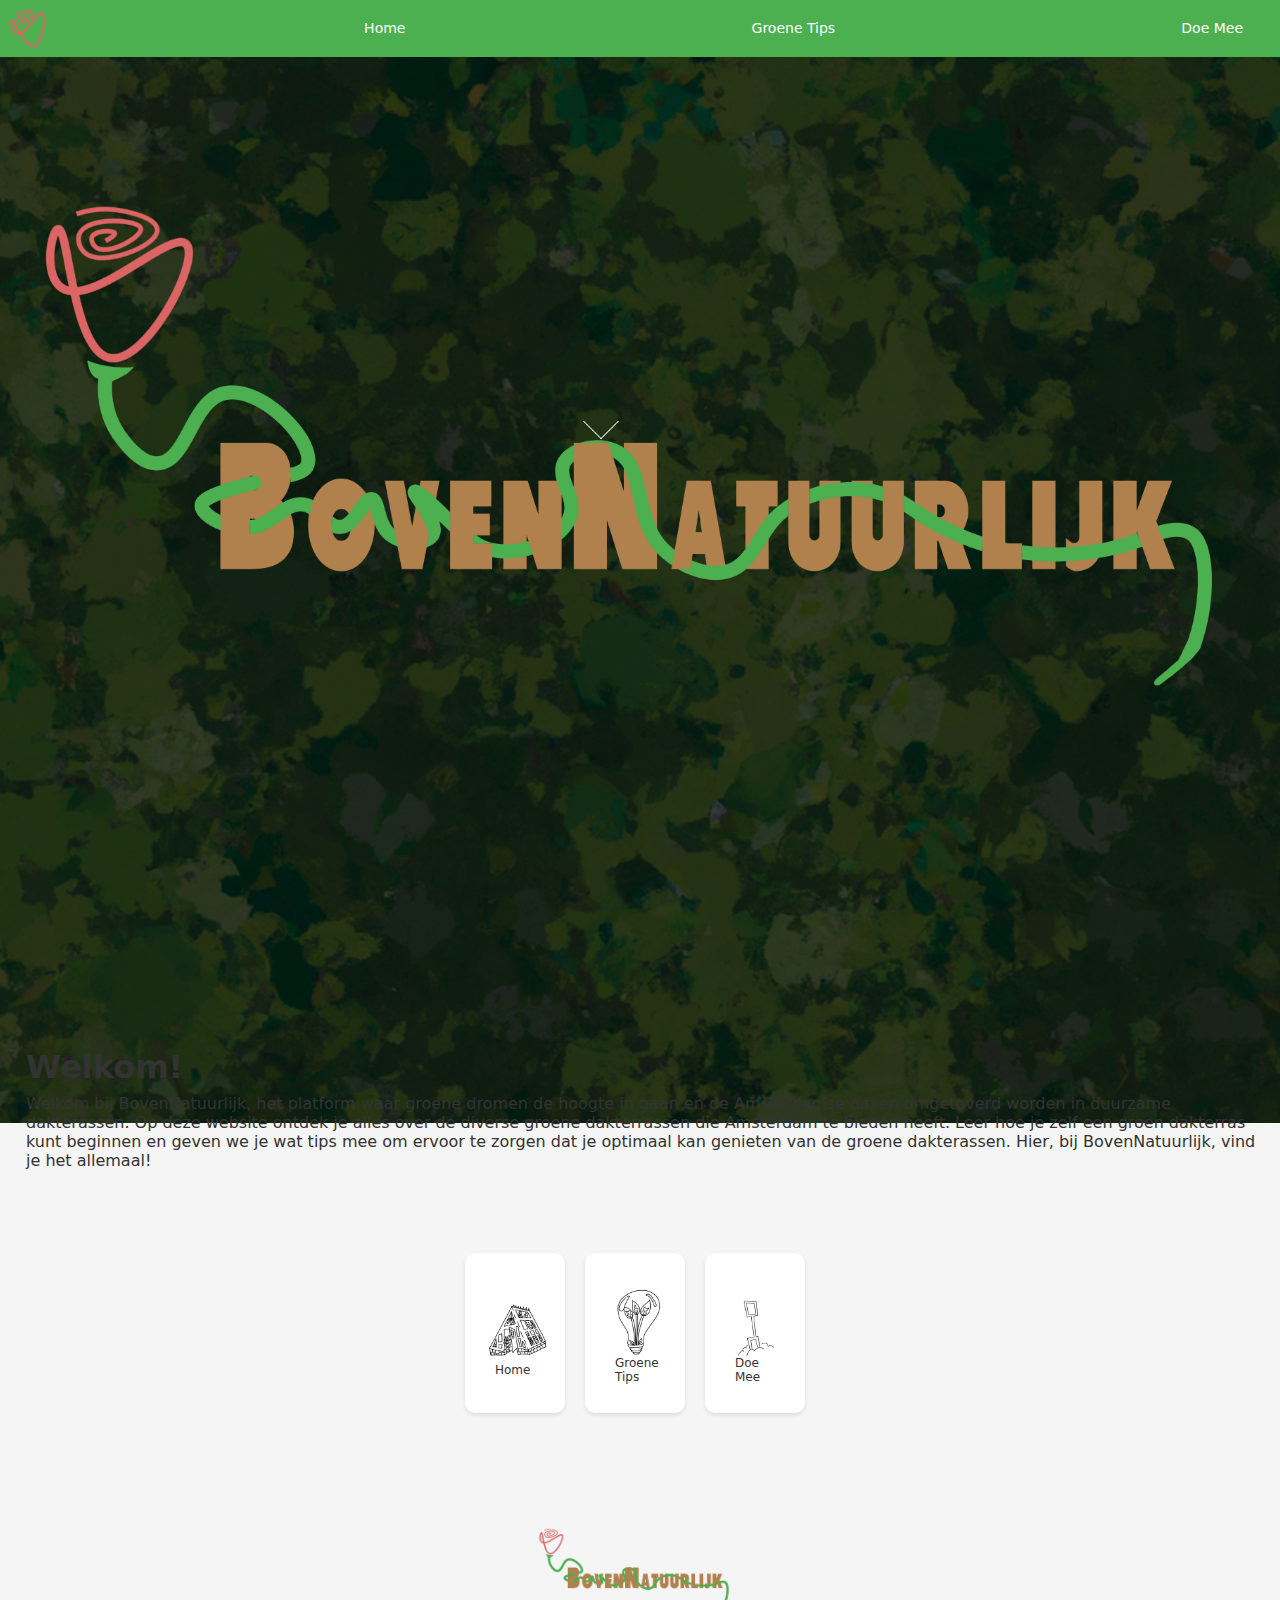
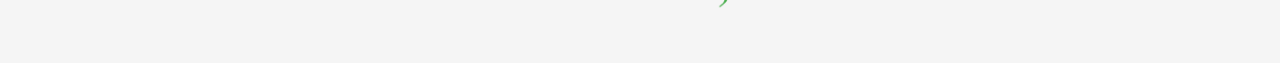
<file: index.html>
<!DOCTYPE html>
<html lang="nl">

<head>
  <title> BovenNatuurlijk </title>
  <meta charset="utf-8">
  <meta name="viewport" content="width=device-width, initial-scale=1">
  <link href="style.css" rel="stylesheet">
</head>

<body>
    

    <nav>
        <img src="img/logos/roos.png" alt="logo-roos" class="kleine-roos">
        <a href="index.html">Home</a>
        <a href="groenetips.html">Groene Tips</a>
        <a href="doemee.html">Doe Mee</a>
    </nav>

   
    <img src="img/algemeen/plantenmuur.png" alt="de-valley" class="achtergrond-home">
    <img src="img/logos/gehele-logo.png" alt="Logo-BovenNatuurlijk" class="logo-home">
    <img src="img/Icoontjes/v-pijltje.png" alt="pijltje-naar-beneden" class="v-pijltje">
   
    <article class="homepagina">
    <h1>Welkom!</h1>
    <p>Welkom bij BovenNatuurlijk, het platform waar groene dromen de hoogte in gaan en de Amsterdamse daken omgetoverd worden in duurzame dakterassen. Op deze website ontdek je alles over de diverse groene dakterrassen die Amsterdam te bieden heeft. Leer hoe je zelf een groen dakterras kunt beginnen en geven we je wat tips mee om ervoor te zorgen dat je optimaal kan genieten van de groene dakterassen. Hier, bij BovenNatuurlijk, vind je het allemaal! </p>
    </article>

    <div class="container">
        <div class="image-container">
          <a href="index.html">
            <img src="img/Icoontjes/homeknop.png" alt="home-knop">
          </a>
          <p>Home</p>
        </div>
      
        <div class="image-container">
          <a href="groenetips.html">
            <img src="img/Icoontjes/groenetipsknop.png" alt="Groene-Tips-knop">
          </a>
          <p>Groene Tips</p>
        </div>
      
        <div class="image-container">
          <a href="doemee.html">
            <img src="img/Icoontjes/doemeeknop.png" alt="Doe-Mee-knop">
          </a>
          <p>Doe Mee</p>
        </div>
      </div>

      <footer>
        <img src="img/logos/gehele-logo.png" alt="logo-BovenNatuurlijk">
    </footer>
</body>
</html>
</file>
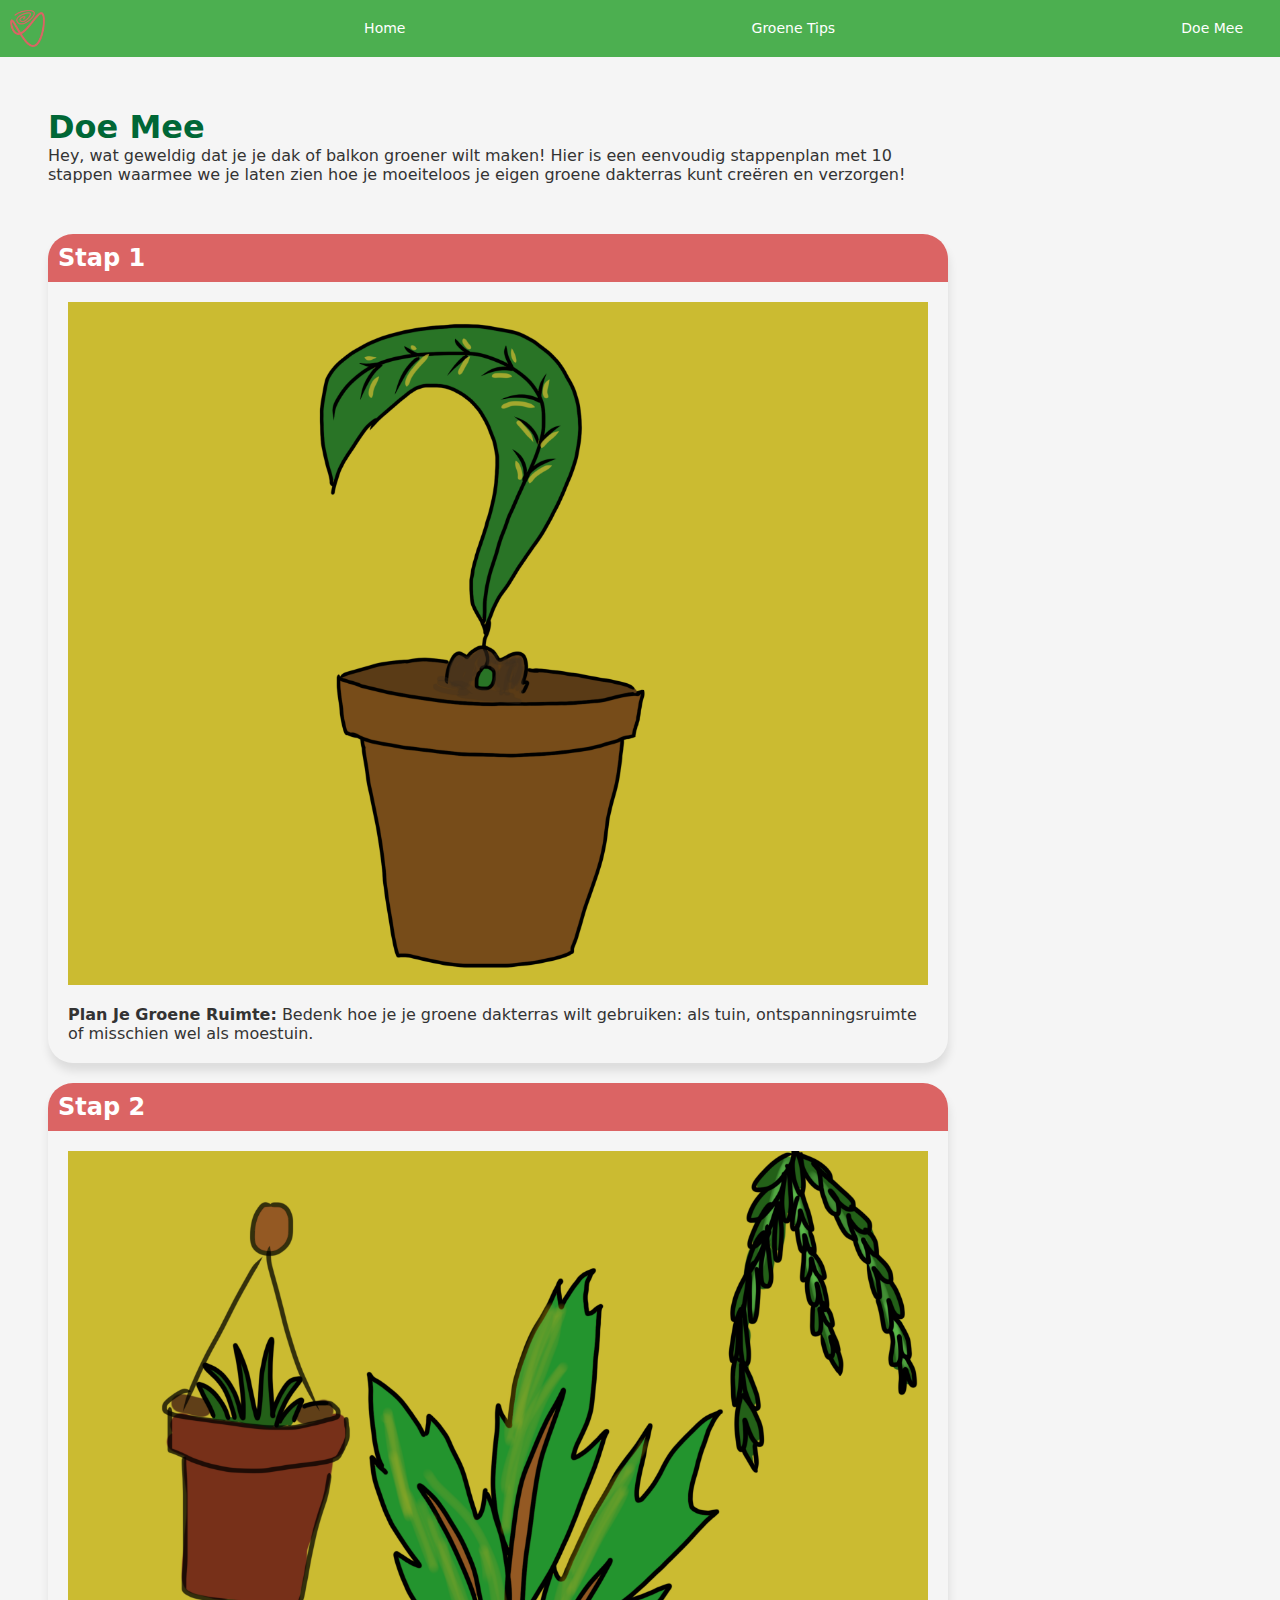
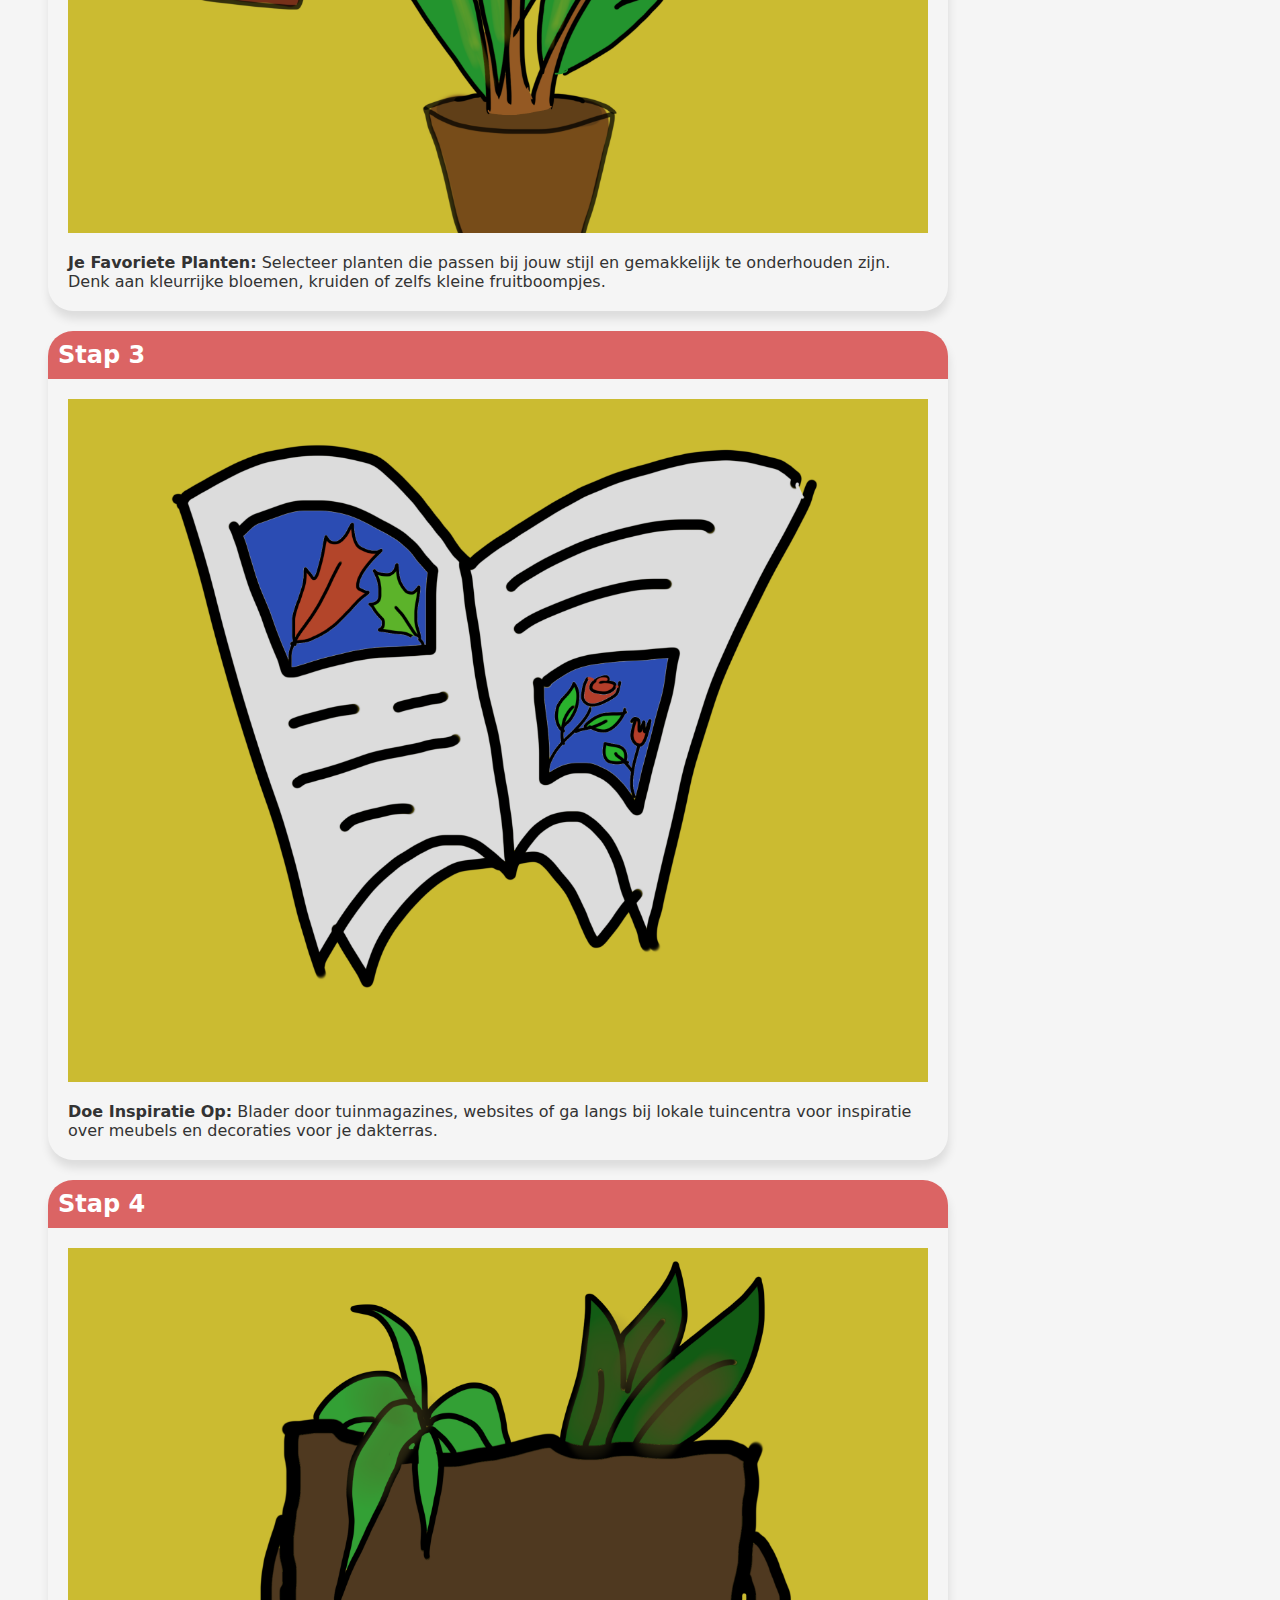
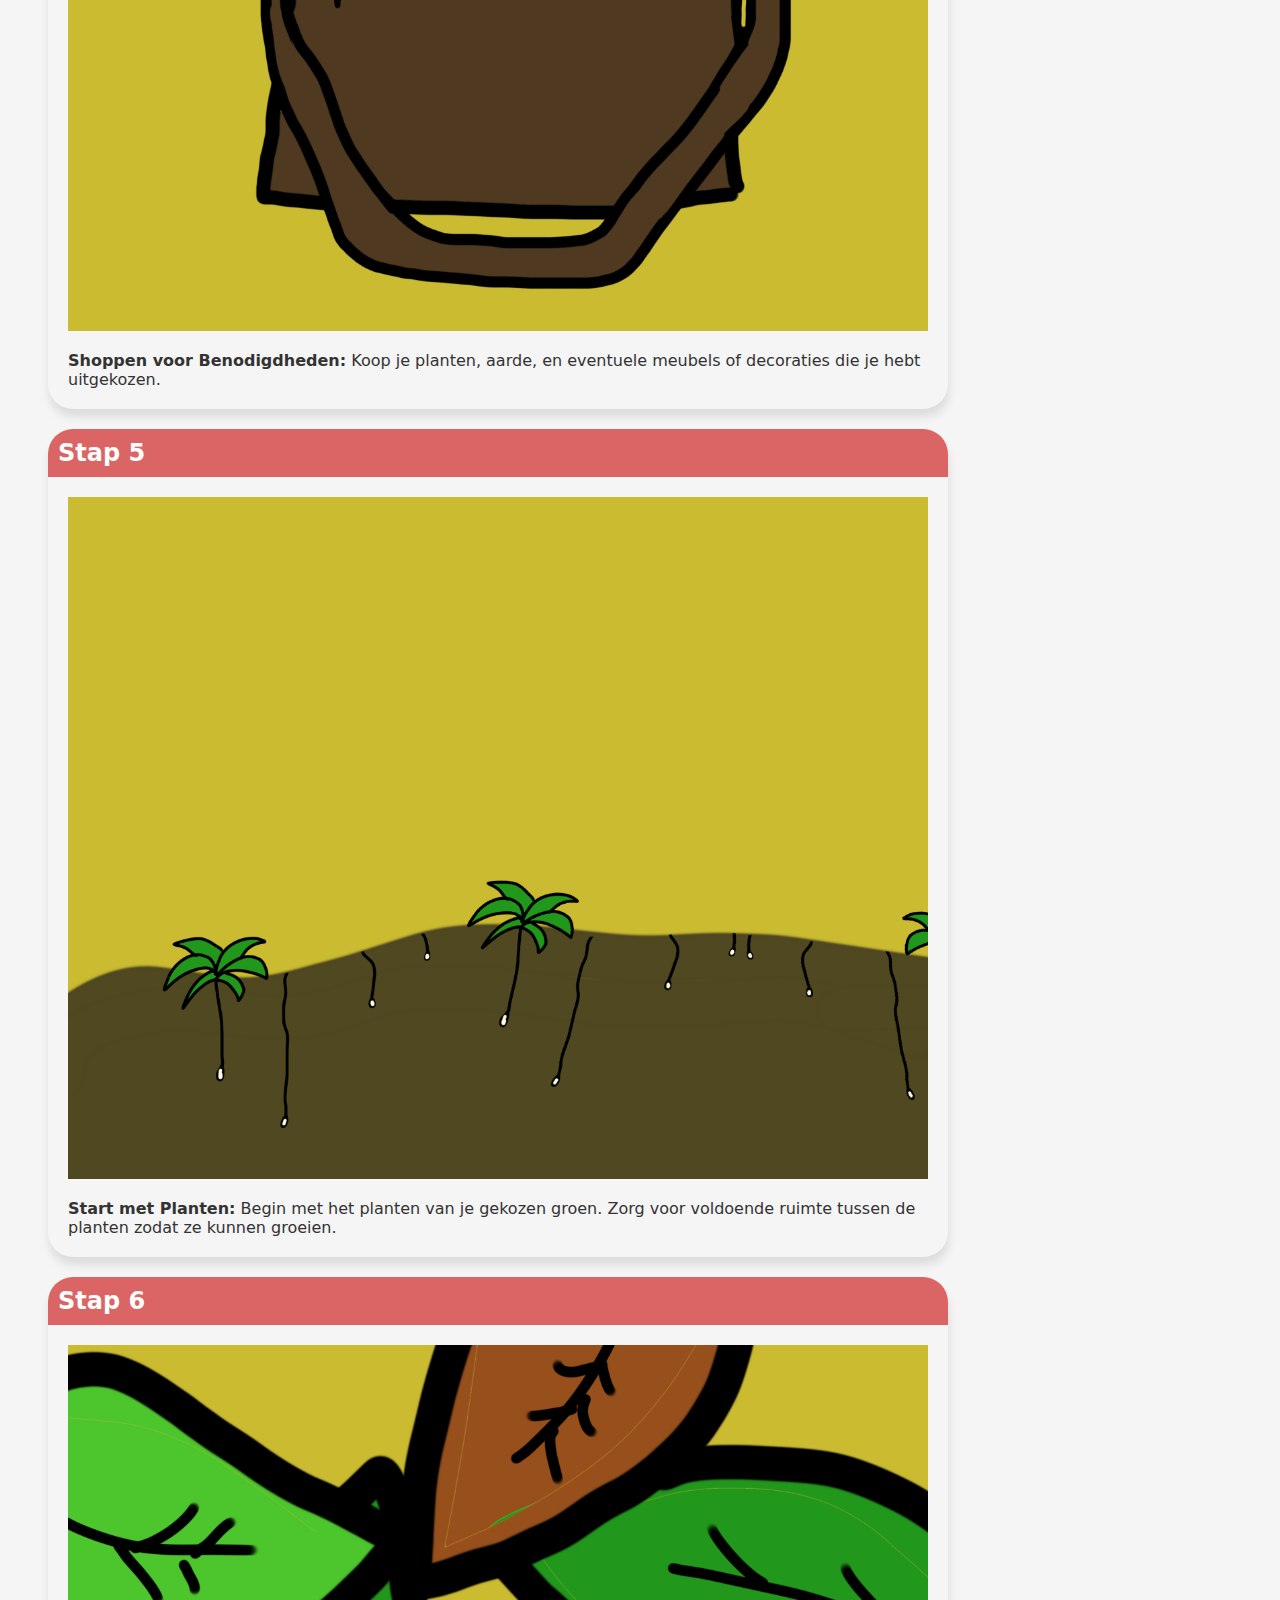
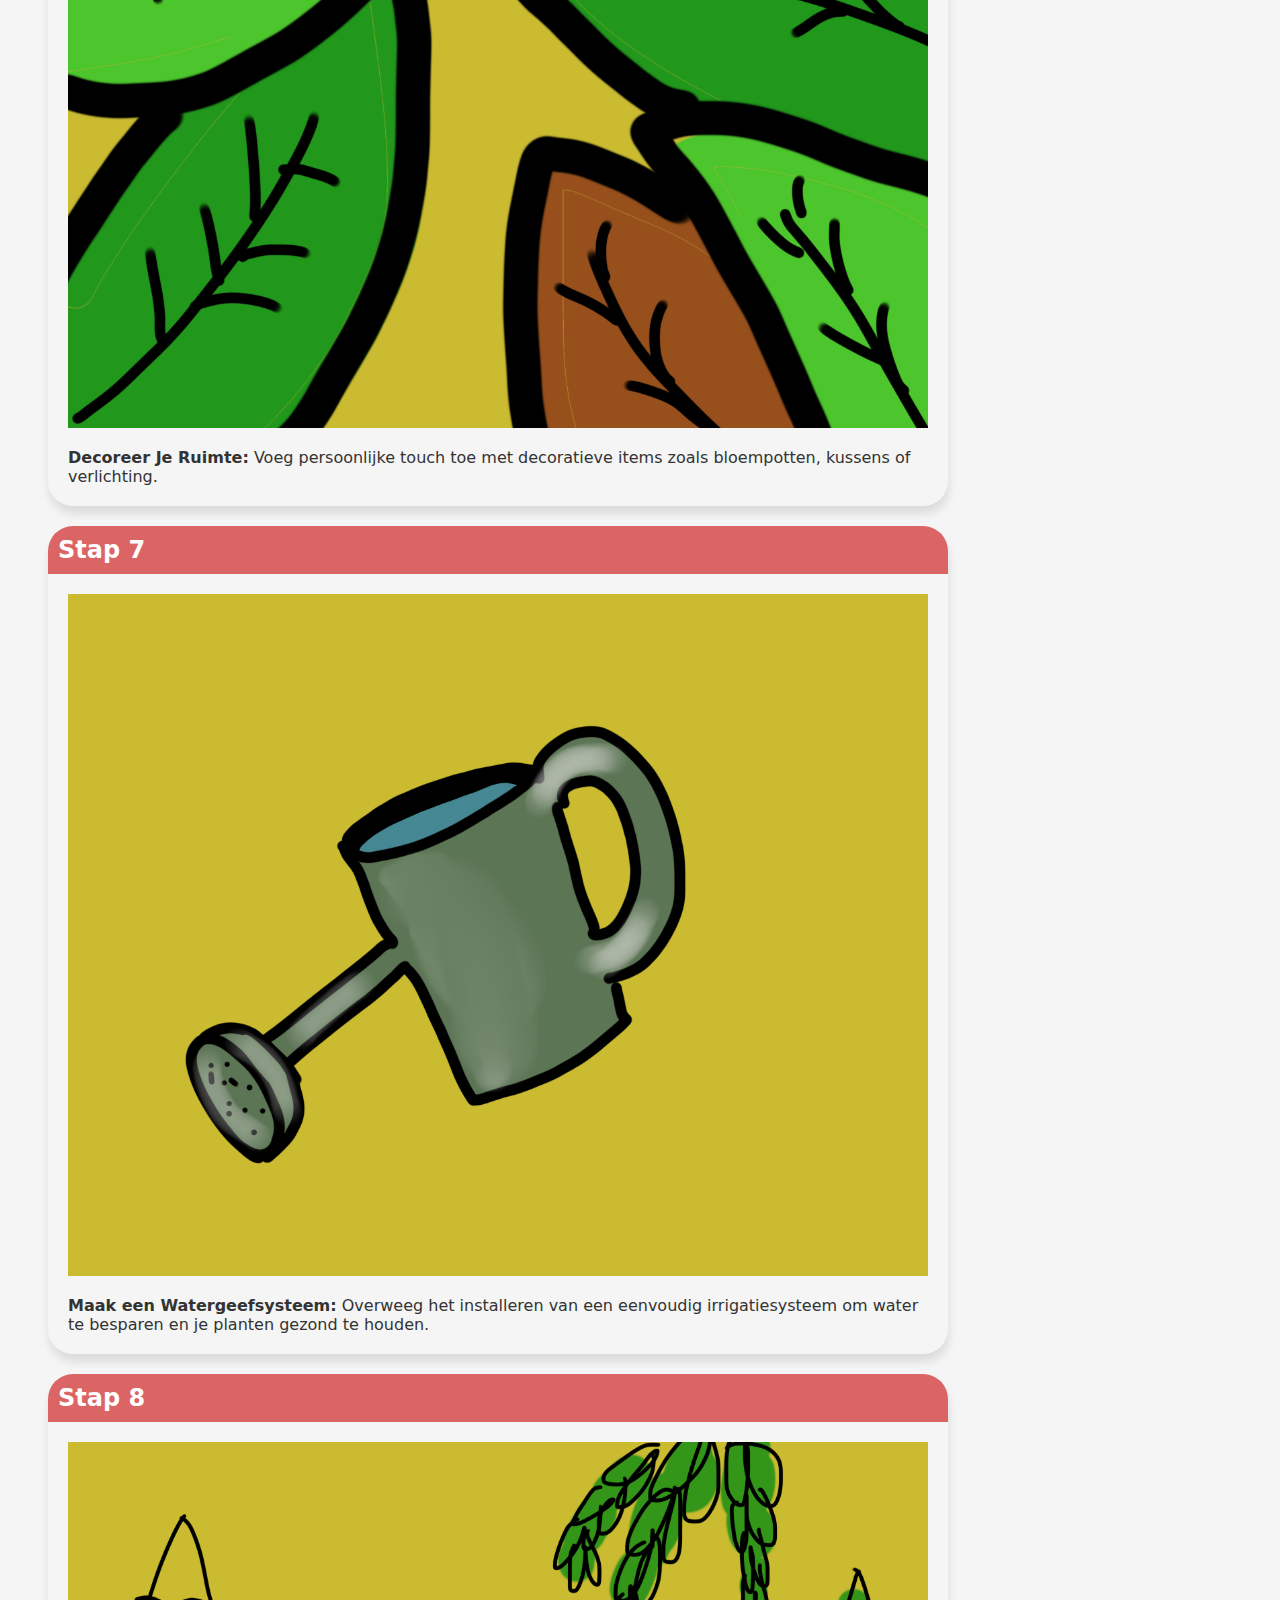
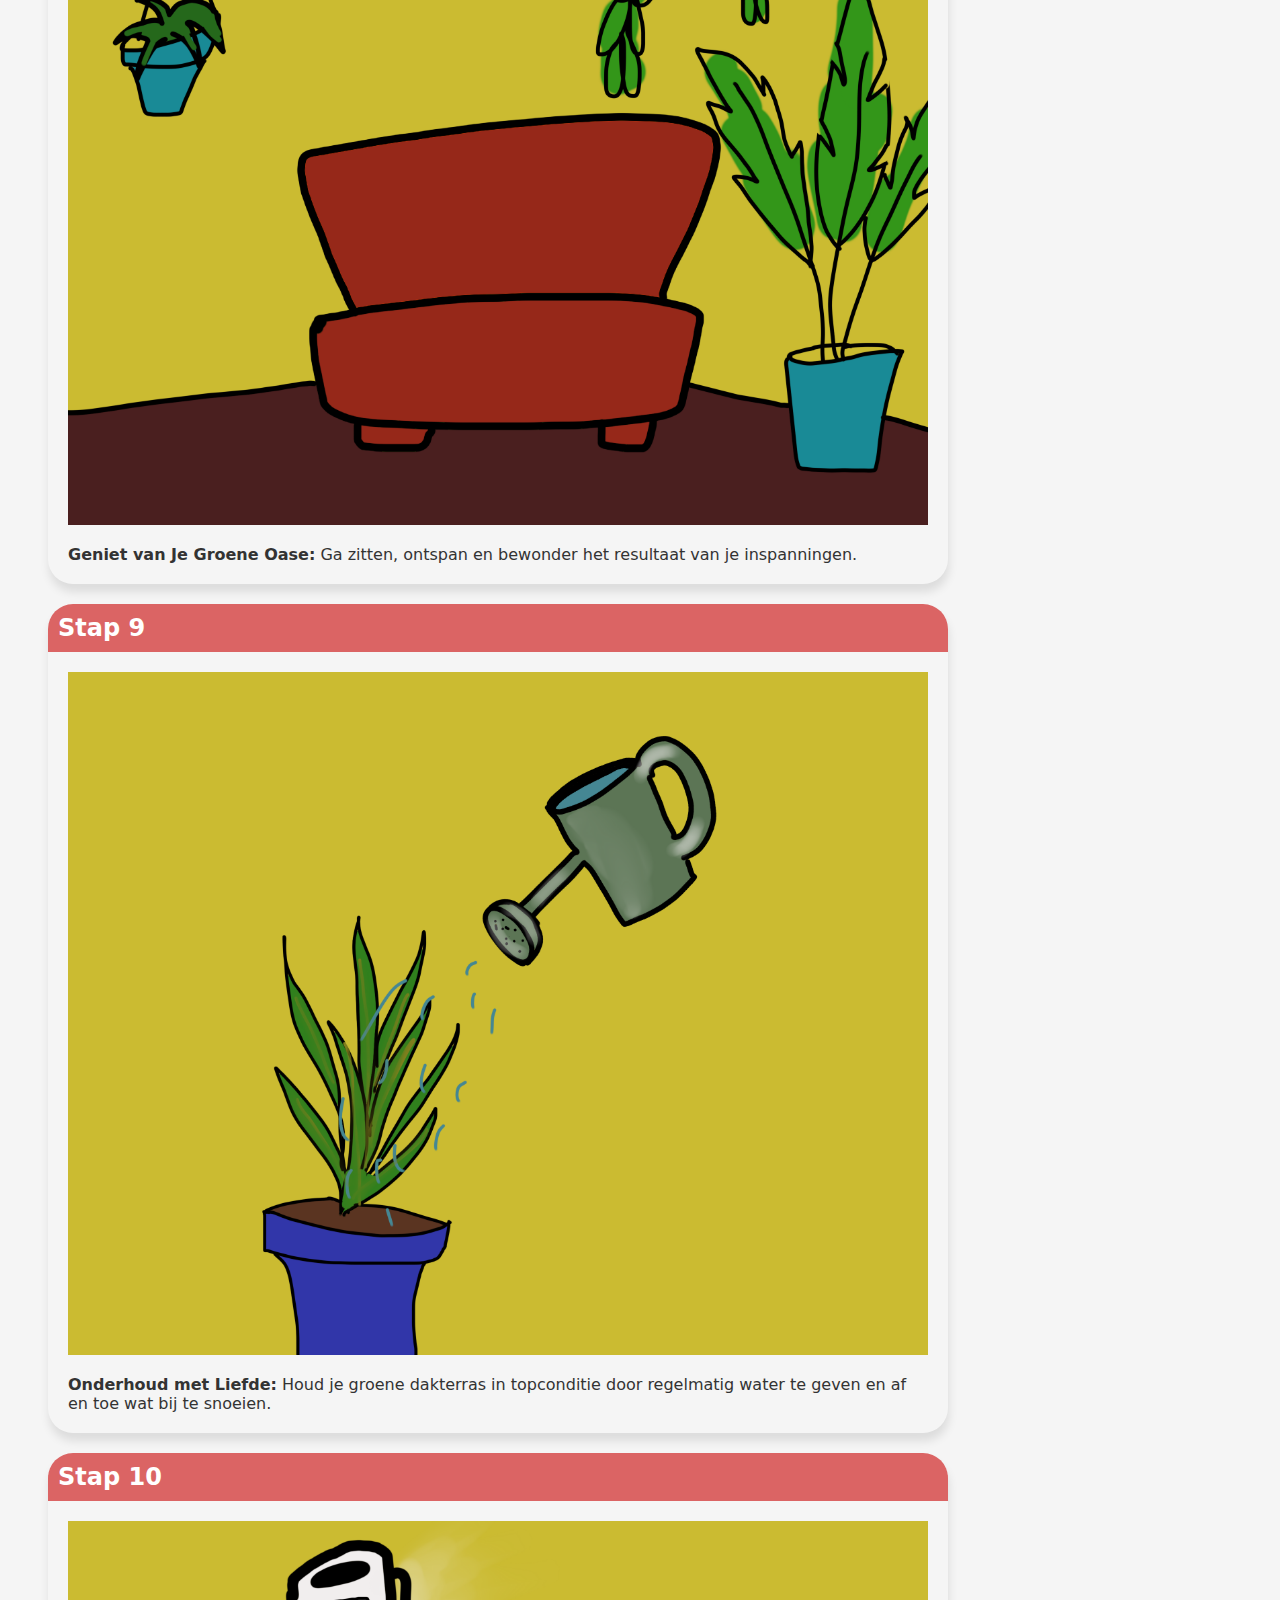
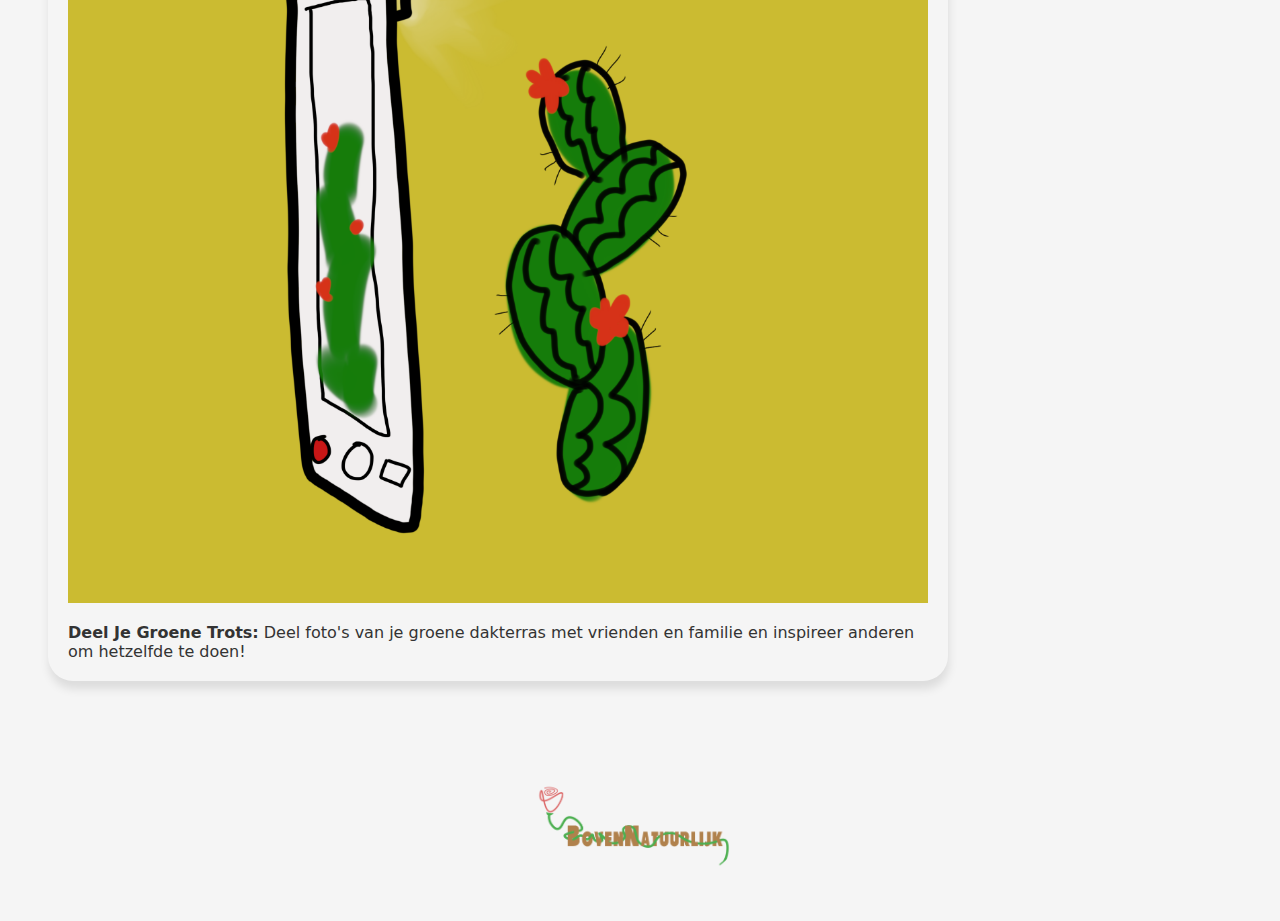
<file: doemee.html>
<!DOCTYPE html>
<html lang="nl">

    <head>
        
    <title> Doe mee </title>
    <meta charset="utf-8">
    <meta name="viewport" content="width=device-width,initial-scale=1">
    <link href="style.css" rel="stylesheet">
    
    </head>

    <body
        class=doemeepagina>

        <nav>
            <img src="img/logos/roos.png" alt="logo-roos" class="kleine-roos">
            <a href="index.html">Home</a>
            <a href="groenetips.html">Groene Tips</a>
            <a href="doemee.html">Doe Mee</a>
        </nav>

        
    <div class="inhoud">

            <section class="intro">
                <h1>Doe Mee</h1>
                <p>Hey, wat geweldig dat je je dak of balkon groener wilt maken! Hier is een eenvoudig stappenplan met 10 stappen waarmee we je laten zien hoe je moeiteloos je eigen groene dakterras kunt creëren en verzorgen!</p>
            </section>
    
            <section class="staps">
                <div class="stap">
                    <h2>Stap 1</h2>
                    <div class="stap-inhoud">
                        <img src="img/stappen/bedenk-plant.png" alt="plant-in-vorm-van-vraagteken">
                        <p><strong>Plan Je Groene Ruimte:</strong> Bedenk hoe je je groene dakterras wilt gebruiken: als tuin, ontspanningsruimte of misschien wel als moestuin.</p>
                    </div>
                </div>
    
                <div class="stap">
                    <h2>Stap 2</h2>
                    <div class="stap-inhoud">
                        <img src="img/stappen/selecteer-plant.png" alt="verschillende-planten">
                        <p><strong>Je Favoriete Planten:</strong> Selecteer planten die passen bij jouw stijl en gemakkelijk te onderhouden zijn. Denk aan kleurrijke bloemen, kruiden of zelfs kleine fruitboompjes.</p>
                    </div>
                </div>
    
                <div class="stap">
                    <h2>Stap 3</h2>
                    <div class="stap-inhoud">
                        <img src="img/stappen/inspiratie.png" alt="plant-catalogus">
                        <p><strong>Doe Inspiratie Op:</strong> Blader door tuinmagazines, websites of ga langs bij lokale tuincentra voor inspiratie over meubels en decoraties voor je dakterras.</p>
                    </div>
                </div>

                <div class="stap">
                    <h2>Stap 4</h2>
                    <div class="stap-inhoud">
                        <img src="img/stappen/shop-plant.png" alt="planten-in-boodschappen-tas">
                        <p><strong>Shoppen voor Benodigdheden:</strong> Koop je planten, aarde, en eventuele meubels of decoraties die je hebt uitgekozen.</p>
                    </div>
                </div>
                
                <div class="stap">
                    <h2>Stap 5</h2>
                    <div class="stap-inhoud">
                        <img src="img/stappen/planten-plant.png" alt="geplante-planten">
                        <p><strong>Start met Planten:</strong> Begin met het planten van je gekozen groen. Zorg voor voldoende ruimte tussen de planten zodat ze kunnen groeien.</p>
                    </div>
                </div>
                
                <div class="stap">
                    <h2>Stap 6</h2>
                    <div class="stap-inhoud">
                        <img src="img/stappen/decoreer-plant.png" alt="verschillende-bladeren">
                        <p><strong>Decoreer Je Ruimte:</strong> Voeg persoonlijke touch toe met decoratieve items zoals bloempotten, kussens of verlichting.</p>
                    </div>
                </div>
                
                <div class="stap">
                    <h2>Stap 7</h2>
                    <div class="stap-inhoud">
                        <img src="img/stappen/water-plant.png" alt="gieter">
                        <p><strong>Maak een Watergeefsysteem:</strong> Overweeg het installeren van een eenvoudig irrigatiesysteem om water te besparen en je planten gezond te houden.</p>
                    </div>
                </div>
                
                <div class="stap">
                    <h2>Stap 8</h2>
                    <div class="stap-inhoud">
                        <img src="img/stappen/geniet-plant.png" alt="planten-op-terras">
                        <p><strong>Geniet van Je Groene Oase:</strong> Ga zitten, ontspan en bewonder het resultaat van je inspanningen.</p>
                    </div>
                </div>

                <div class="stap">
                    <h2>Stap 9</h2>
                    <div class="stap-inhoud">
                        <img src="img/stappen/onderhoud-plant.png" alt="plant-krijgt-water">
                        <p><strong>Onderhoud met Liefde:</strong> Houd je groene dakterras in topconditie door regelmatig water te geven en af en toe wat bij te snoeien.</p>
                    </div>
                </div>
                
                <div class="stap">
                    <h2>Stap 10</h2>
                    <div class="stap-inhoud">
                        <img src="img/stappen/deel-plant.png" alt="plant-op-social-media">
                        <p><strong>Deel Je Groene Trots:</strong> Deel foto's van je groene dakterras met vrienden en familie en inspireer anderen om hetzelfde te doen!</p>
                    </div>
                </div>

     </section>

 </div>


 <footer>
    <img src="img/logos/gehele-logo.png" alt="logo-BovenNatuurlijk">
</footer>
</body>
</html>
</file>
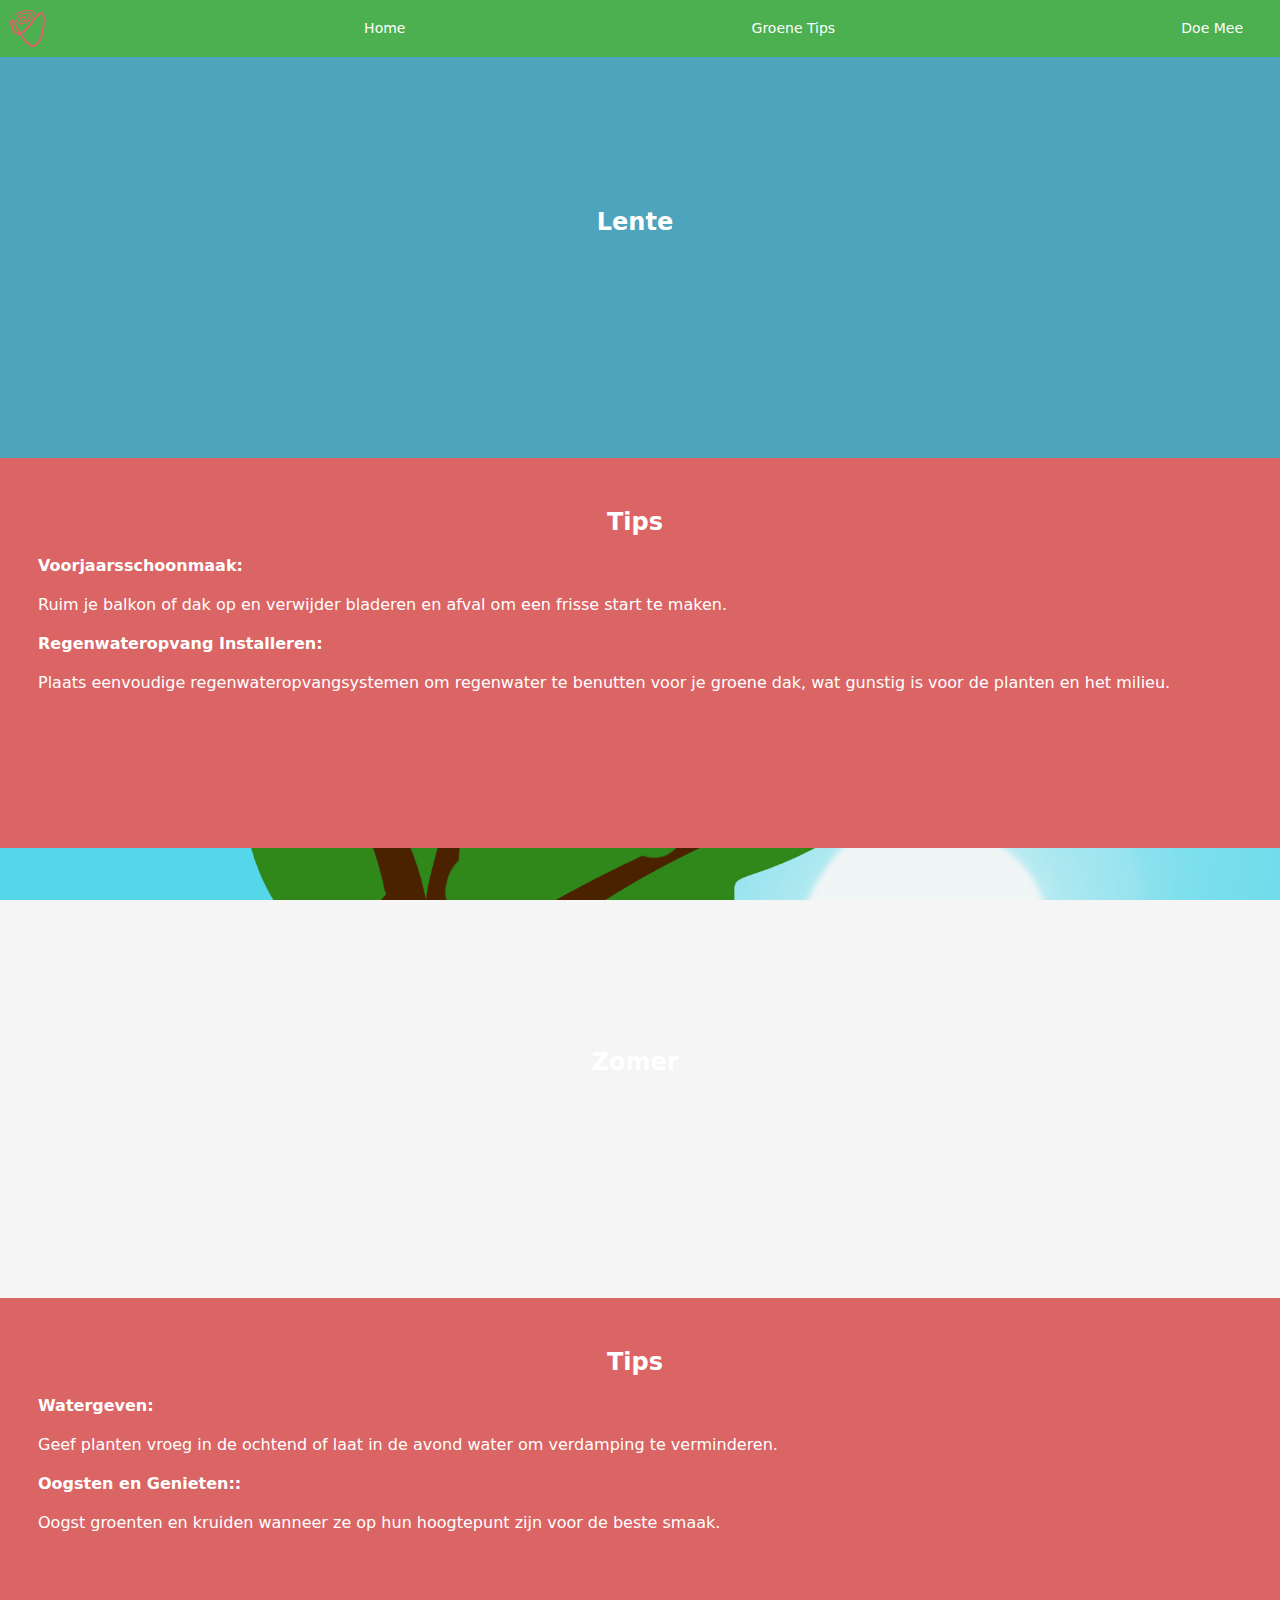
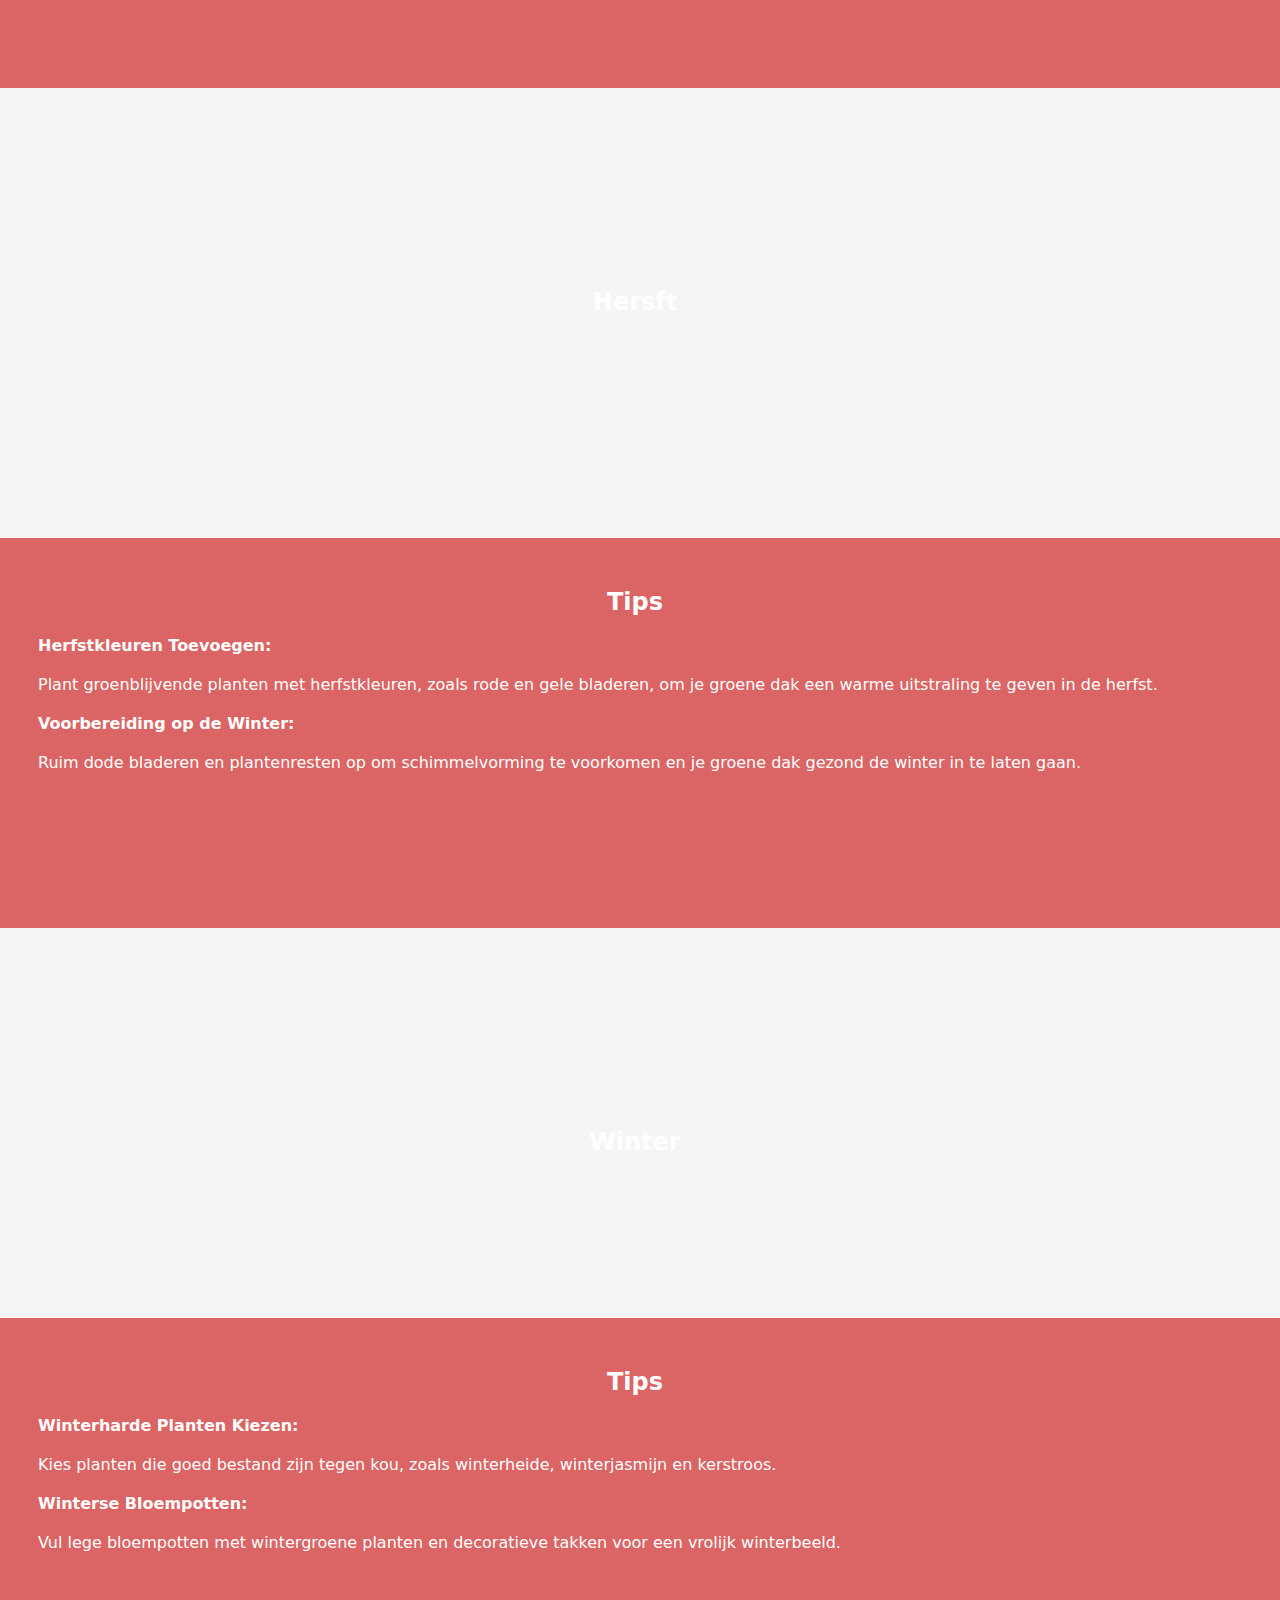
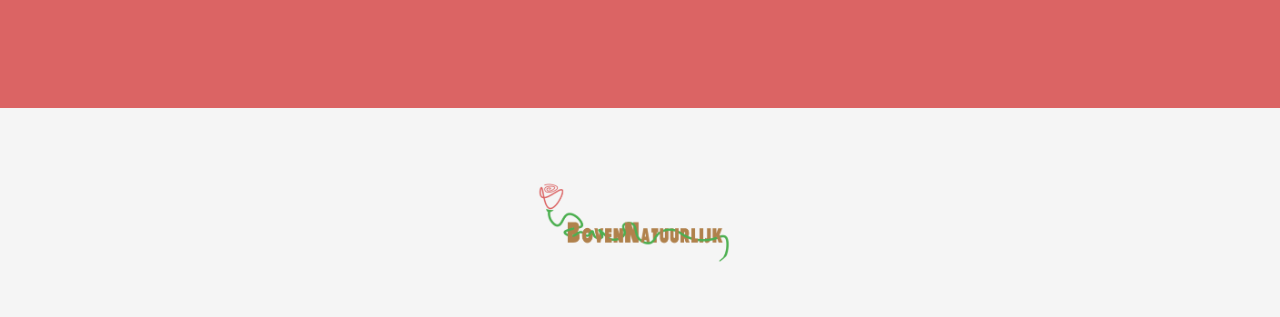
<file: groenetips.html>
<!DOCTYPE html>
<html lang="nl">

    <head>
        
    <title> Groene tips </title>
    <meta charset="utf-8">
    <meta name="viewport" content="width=device-width,initial-scale=1">
    <link href="style.css" rel="stylesheet">
    
    </head>

    <body>

        <nav>
            <img src="img/logos/roos.png" alt="logo-roos" class="kleine-roos">
            <a href="index.html">Home</a>
            <a href="groenetips.html">Groene Tips</a>
            <a href="doemee.html">Doe Mee</a>
        </nav>

       
        <div class="section-1 box">
            <h2>Lente</h2>
        </div>
        <div class="section-2 box">
            <h2>Tips</h2>
            <p><strong>Voorjaarsschoonmaak:</strong> </p>
            <p>Ruim je balkon of dak op en verwijder bladeren en afval om een frisse start te maken.</p>
                
            <p><strong> Regenwateropvang Installeren:</strong> </p>
            <p>Plaats eenvoudige regenwateropvangsystemen om regenwater te benutten voor je groene dak, wat gunstig is voor de planten en het milieu.</p>
        
        </div>
        <div class="section-3 box">
            <h2>Zomer</h2>
        </div>
        <div class="section-4 box">
            <h2>Tips</h2>
            <p><strong>Watergeven:</strong> </p>
            <p>Geef planten vroeg in de ochtend of laat in de avond water om verdamping te verminderen.</p>
                
            <p><strong> Oogsten en Genieten::</strong> </p>
            <p>Oogst groenten en kruiden wanneer ze op hun hoogtepunt zijn voor de beste smaak.</p>
        
        
        </div>
        <div class="section-5 box">
            <h2>Hersft</h2>
        </div>
        <div class="section-6 box">
            <h2>Tips</h2>
            <p><strong>Herfstkleuren Toevoegen:</strong> </p>
            <p>Plant groenblijvende planten met herfstkleuren, zoals rode en gele bladeren, om je groene dak een warme uitstraling te geven in de herfst.</p>
                
            <p><strong> Voorbereiding op de Winter:</strong> </p>
            <p>Ruim dode bladeren en plantenresten op om schimmelvorming te voorkomen en je groene dak gezond de winter in te laten gaan.</p>
        
        
        </div>
        <div class="section-7 box">
            <h2>Winter</h2>
        </div>
        <div class="section-8 box">
            <h2>Tips</h2>
            <p><strong>Winterharde Planten Kiezen:</strong> </p>
            <p>Kies planten die goed bestand zijn tegen kou, zoals winterheide, winterjasmijn en kerstroos.</p>
                
            <p><strong> Winterse Bloempotten:</strong> </p>
            <p>Vul lege bloempotten met wintergroene planten en decoratieve takken voor een vrolijk winterbeeld.</p>
        
        </div>
    
   
        <footer>
            <img src="img/logos/gehele-logo.png" alt="logo-BovenNatuurlijk">
        </footer>
    </body>
    </html>
</file>
<file: style.css>
nav {
  padding: 10px;
  text-align: center;
  display: flex;
  justify-content: space-between;
  align-items: center;
  position: fixed; 
  top: 0; 
  left: 0;
  right: 0;
  box-shadow: #000000;
  background-color: #4CAF50;
  padding: 10px;
}

nav a {
  color: #ecf0f1;
  text-decoration: none;
  padding: 8px 12px;
  font-size: 14px;
  border-radius: 5px;
  transition: background-color 0.3s ease;
  color: white;
  text-decoration: none;
  margin: 0 15px;
}


nav a:hover {
  background-color: #34495e;
  color: #ffffff;
}

nav img {
  max-width: 35px;
}


body {
  display: flex;
  flex-direction: column;
  align-items: center;
  background-color: rgb(129, 193, 114);
  margin: 8px;
  padding-right: 20px;
  padding-left: 10px;
  font-family: system-ui, -apple-system, BlinkMacSystemFont, 'Segoe UI', Roboto, Oxygen, Ubuntu, Cantarell, 'Open Sans', 'Helvetica Neue', sans-serif;
  background-color: #f5f5f5;
  color: #333;
}

.achtergrond-home{
  padding-top: 50px;
  z-index: -2;
  top:0;
  position:absolute;
  width: 130%;
  margin-right: 100px;
  filter: brightness(0.30);
}

.v-pijltje {
  position: absolute;
  top: 45%;
  bottom: 100px;
  left: 45%;
  width: 50px;
  height: 50px;
  animation: spring-down 1s infinite;
  z-index: -1;
}

@keyframes spring-down {
  0% {
    transform: translateY(0px);
  }
  50% {
    transform: translateY(-3px);
  }
  100% {
    transform: translateY(0px);
  }
}

  .logo-home {
    animation: fade-in 2s;
    opacity: 100%;
    width: 100%;
    padding-top: 100px;
  }
  
  @keyframes fade-in {
    0% {
      opacity: 0;
    }
    100% {
      opacity: 1;
    }
  }

  
  .homepagina h1 {
    opacity: 0;
    animation: fade-in 0.8s;
    margin-top: 60px;
    display: flex;
    flex-direction: column;
   padding-top: 60px;
    opacity: 100%;
    margin: 8px;
  }
  
  .homepagina p {
    animation: fade-in 1.4s;
    opacity: 100%;
    width: 100%;
    padding-bottom: 50px;;
    margin-left: 20px;
    margin: 8px;
  }


  .container {
    display: flex;
    justify-content: center;
    align-items: center;
    text-align: center;
    flex-wrap: nowrap;
    overflow-x: auto;
    margin: 20px 0;
  }
  
  .image-container {
    margin: 5px;
    margin-bottom: 20px;
    margin-right: 10px;
    margin-left: 10px;
    background-color: white;
    border-radius: 10px;
    padding: 30px;
    box-shadow: 0 2px 4px rgba(0, 0, 0, 0.1);
    width: 40px;
    height: 100px; 
    display: flex;
    flex-direction: column;
    justify-content: center;
  }
  
  .image-container img {
    max-width: 210%;
    margin-left: -20px;
    margin-bottom: -25px;
    height: auto;
  }
  
  .image-container p {
    margin-top: 10px;
    font-size: 12px; 
  }

.doemeepagina body {
  text-align: center;
}

.doemeepagina h1, p {
  text-align: left;
  margin: 0; 
}

.inhoud {
  max-width: 900px; 
  margin: 0 auto;
  padding: 10px;
  padding-top: 100px;
  display: flex;
  align-items: center;
  flex-direction: column;
  margin-left: 20px; 
}

.intro {
  text-align: center;
  width: 100%;
  padding-bottom: 50px;
}

.intro h1{
  color: #006736;
}


.stap {
  background-color: 006736;
  border-radius: 25px;
  box-shadow: 1px 8px 10px rgba(0, 0, 0, 0.1);
  margin-bottom: 20px;
  overflow: hidden;
}

.stap h2 {
  padding: 10px;
  margin: 0;
  background-color: #db6464;
  color: rgb(255, 255, 255);
}

.stap-inhoud {
  display: flex;
  flex-direction: column;
  padding: 20px;
}

.stap img {
  max-width: 100%;
  margin: 0 auto; /* Center the image horizontally */
}

.stap p {
  margin-top: 20px; /* Add some space between the image and text */
}





.box{
  width: 100%;
  height: 30px;
  padding: 180px 30px;
  color:white;
  text-align:center;
}

.section-1{
  height: 10vh;
  background-image: url(img/seizoenen/lente.png);
  background-attachment: fixed;
  background-size: cover;
}

.section-2{
  background: #db6464;
}

.section-2 h2{
  margin-top: -130px
}

.section-2 p{
  margin: 20px;
}

.section-3{
  height: 10vh;
  background-image: url(img/seizoenen/zomer.png);
  background-attachment: fixed;
  background-size: cover;
}

.section-4{
  background: #db6464;
}

.section-4 h2{
  margin-top: -130px
}

.section-4 p{
  margin: 20px;
}

.section-5{
  height: 10vh;
  background-image: url(img/seizoenen/herfst.png);
  background-attachment: fixed;
  background-size: cover;
}

.section-6{
  background: #db6464;
}

.section-6 h2{
  margin-top: -130px
}

.section-6 p{
  margin: 20px;
}

.section-7{
  background-image: url(img/seizoenen/winter.png);
  background-attachment: fixed;
  background-size: cover;
}

.section-8{
  background: #db6464;
}

.section-8 h2{
  margin-top: -130px
}

.section-8 p{
  margin: 20px;
}

footer {
  padding-top: 150px;
  text-align: center;
  top: 0; 
  left: 0;
  right: 0;
}

footer img {
  max-width: 200px; 
  display: block; 
  margin-top: -90px;
}
</file>
